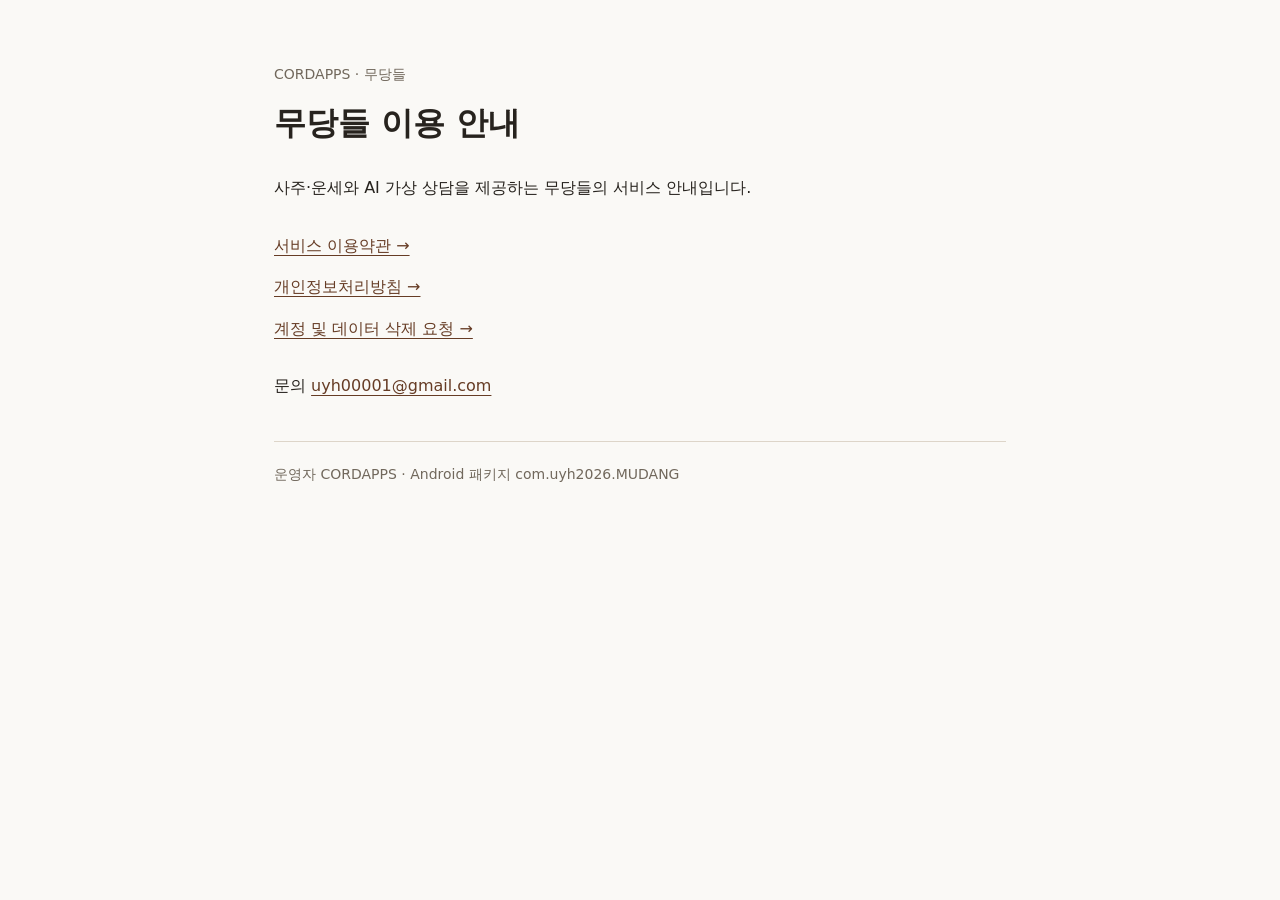
<file: index.html>
<!doctype html><html lang="ko"><meta charset="utf-8"><meta name="viewport" content="width=device-width,initial-scale=1"><title>무당들 | CORDAPPS</title><link rel="stylesheet" href="legal/style.css"><main><p class="brand">CORDAPPS · 무당들</p><h1>무당들 이용 안내</h1><p>사주·운세와 AI 가상 상담을 제공하는 무당들의 서비스 안내입니다.</p><nav><a href="legal/terms/">서비스 이용약관 →</a><a href="legal/privacy/">개인정보처리방침 →</a><a href="delete-account/">계정 및 데이터 삭제 요청 →</a></nav><p>문의 <a href="mailto:uyh00001@gmail.com">uyh00001@gmail.com</a></p><footer>운영자 CORDAPPS · Android 패키지 com.uyh2026.MUDANG</footer></main></html>
</file>
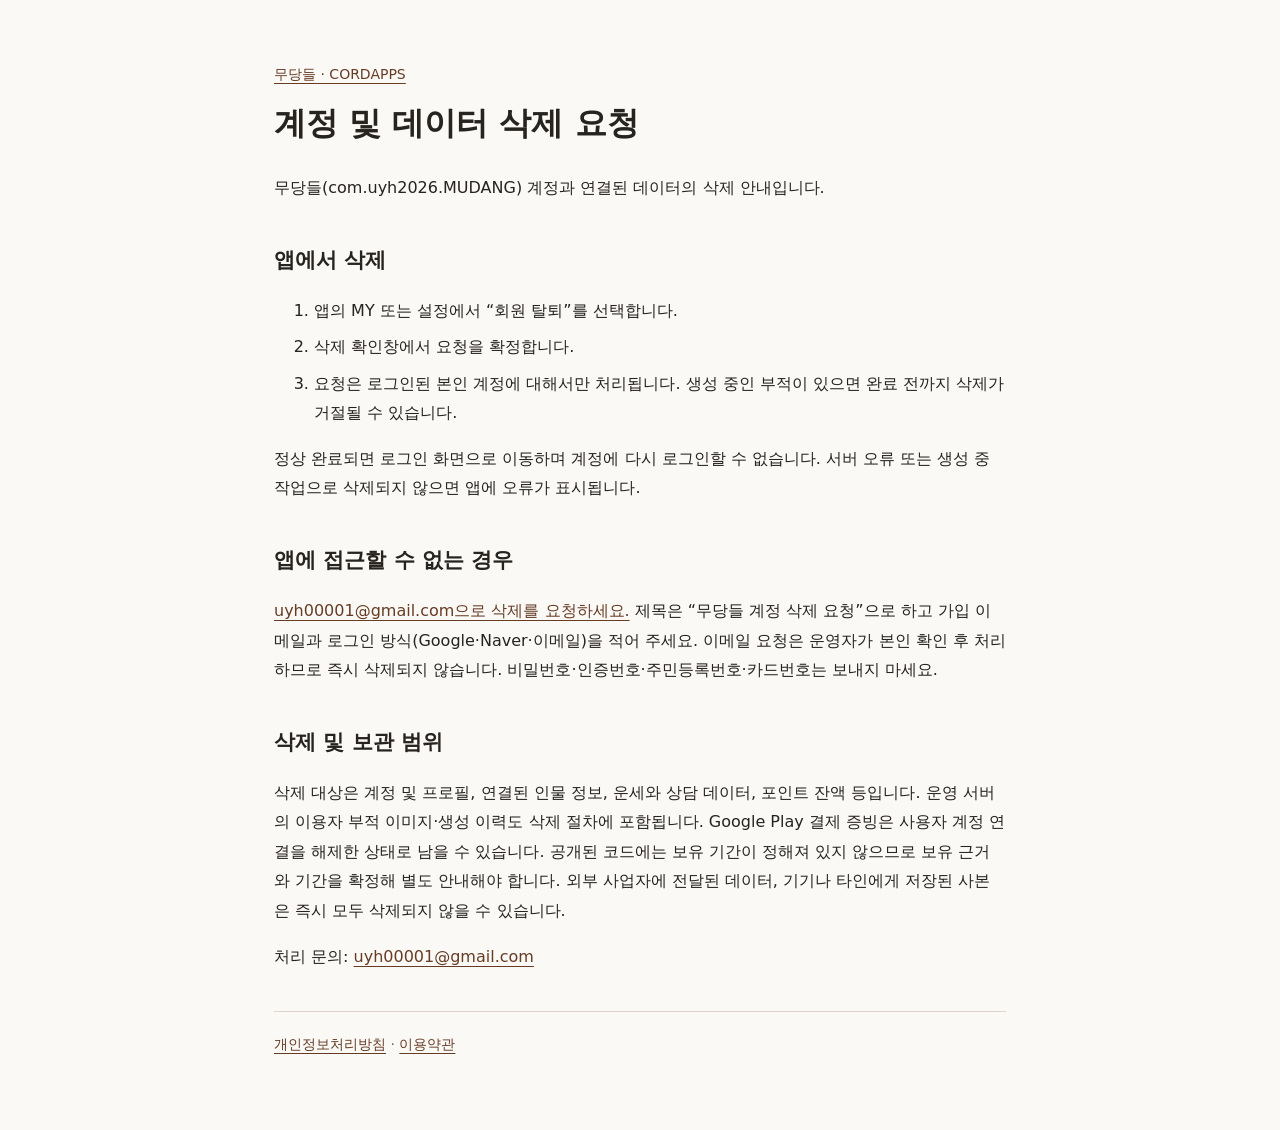
<file: delete-account/index.html>
<!doctype html><html lang="ko"><meta charset="utf-8"><meta name="viewport" content="width=device-width,initial-scale=1"><title>계정 및 데이터 삭제 요청 | 무당들</title><link rel="stylesheet" href="../legal/style.css"><main><p class="brand"><a href="../">무당들 · CORDAPPS</a></p><h1>계정 및 데이터 삭제 요청</h1><p>무당들(com.uyh2026.MUDANG) 계정과 연결된 데이터의 삭제 안내입니다.</p><h2>앱에서 삭제</h2><ol><li>앱의 MY 또는 설정에서 “회원 탈퇴”를 선택합니다.</li><li>삭제 확인창에서 요청을 확정합니다.</li><li>요청은 로그인된 본인 계정에 대해서만 처리됩니다. 생성 중인 부적이 있으면 완료 전까지 삭제가 거절될 수 있습니다.</li></ol><p>정상 완료되면 로그인 화면으로 이동하며 계정에 다시 로그인할 수 없습니다. 서버 오류 또는 생성 중 작업으로 삭제되지 않으면 앱에 오류가 표시됩니다.</p><h2>앱에 접근할 수 없는 경우</h2><p><a href="mailto:uyh00001@gmail.com?subject=%EB%AC%B4%EB%8B%B9%EB%93%A4%20%EA%B3%84%EC%A0%95%20%EC%82%AD%EC%A0%9C%20%EC%9A%94%EC%B2%AD">uyh00001@gmail.com으로 삭제를 요청하세요.</a> 제목은 “무당들 계정 삭제 요청”으로 하고 가입 이메일과 로그인 방식(Google·Naver·이메일)을 적어 주세요. 이메일 요청은 운영자가 본인 확인 후 처리하므로 즉시 삭제되지 않습니다. 비밀번호·인증번호·주민등록번호·카드번호는 보내지 마세요.</p><h2>삭제 및 보관 범위</h2><p>삭제 대상은 계정 및 프로필, 연결된 인물 정보, 운세와 상담 데이터, 포인트 잔액 등입니다. 운영 서버의 이용자 부적 이미지·생성 이력도 삭제 절차에 포함됩니다. Google Play 결제 증빙은 사용자 계정 연결을 해제한 상태로 남을 수 있습니다. 공개된 코드에는 보유 기간이 정해져 있지 않으므로 보유 근거와 기간을 확정해 별도 안내해야 합니다. 외부 사업자에 전달된 데이터, 기기나 타인에게 저장된 사본은 즉시 모두 삭제되지 않을 수 있습니다.</p><p>처리 문의: <a href="mailto:uyh00001@gmail.com">uyh00001@gmail.com</a></p><footer><a href="../legal/privacy/">개인정보처리방침</a> · <a href="../legal/terms/">이용약관</a></footer></main></html>
</file>
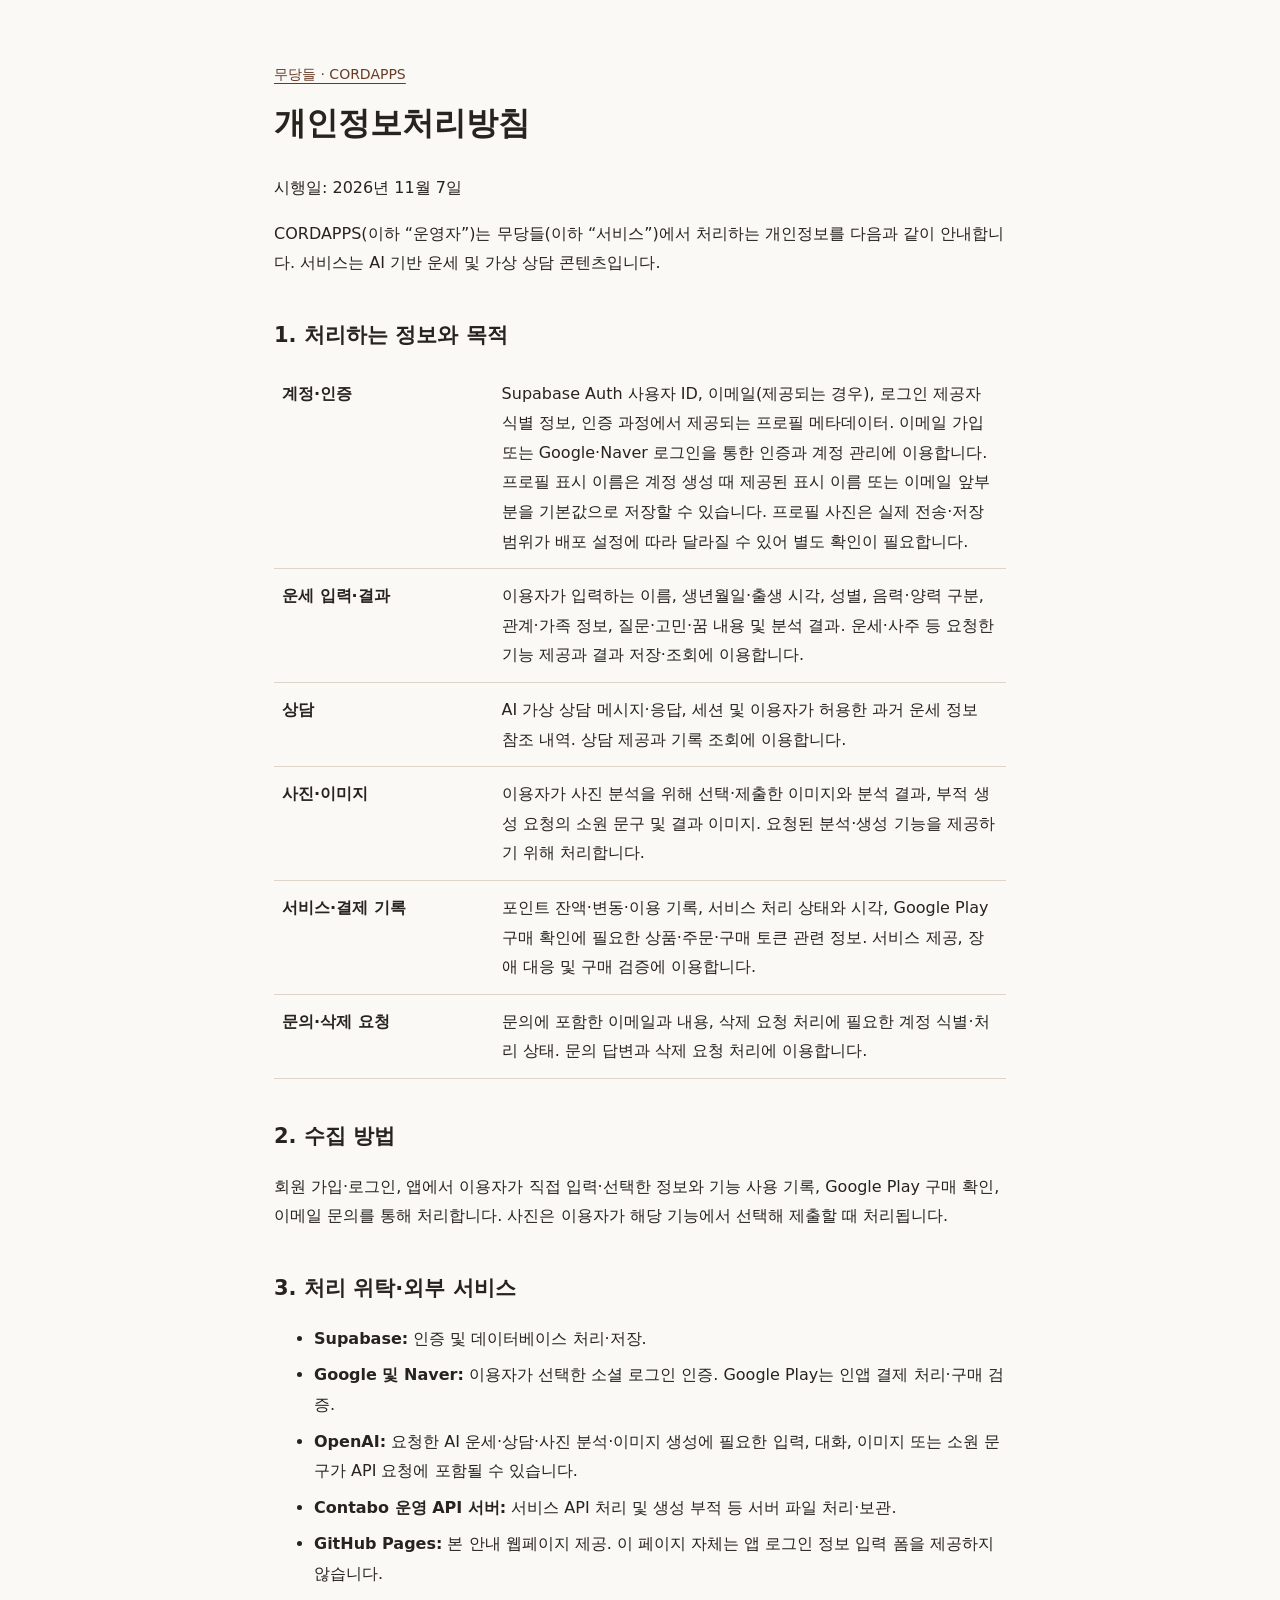
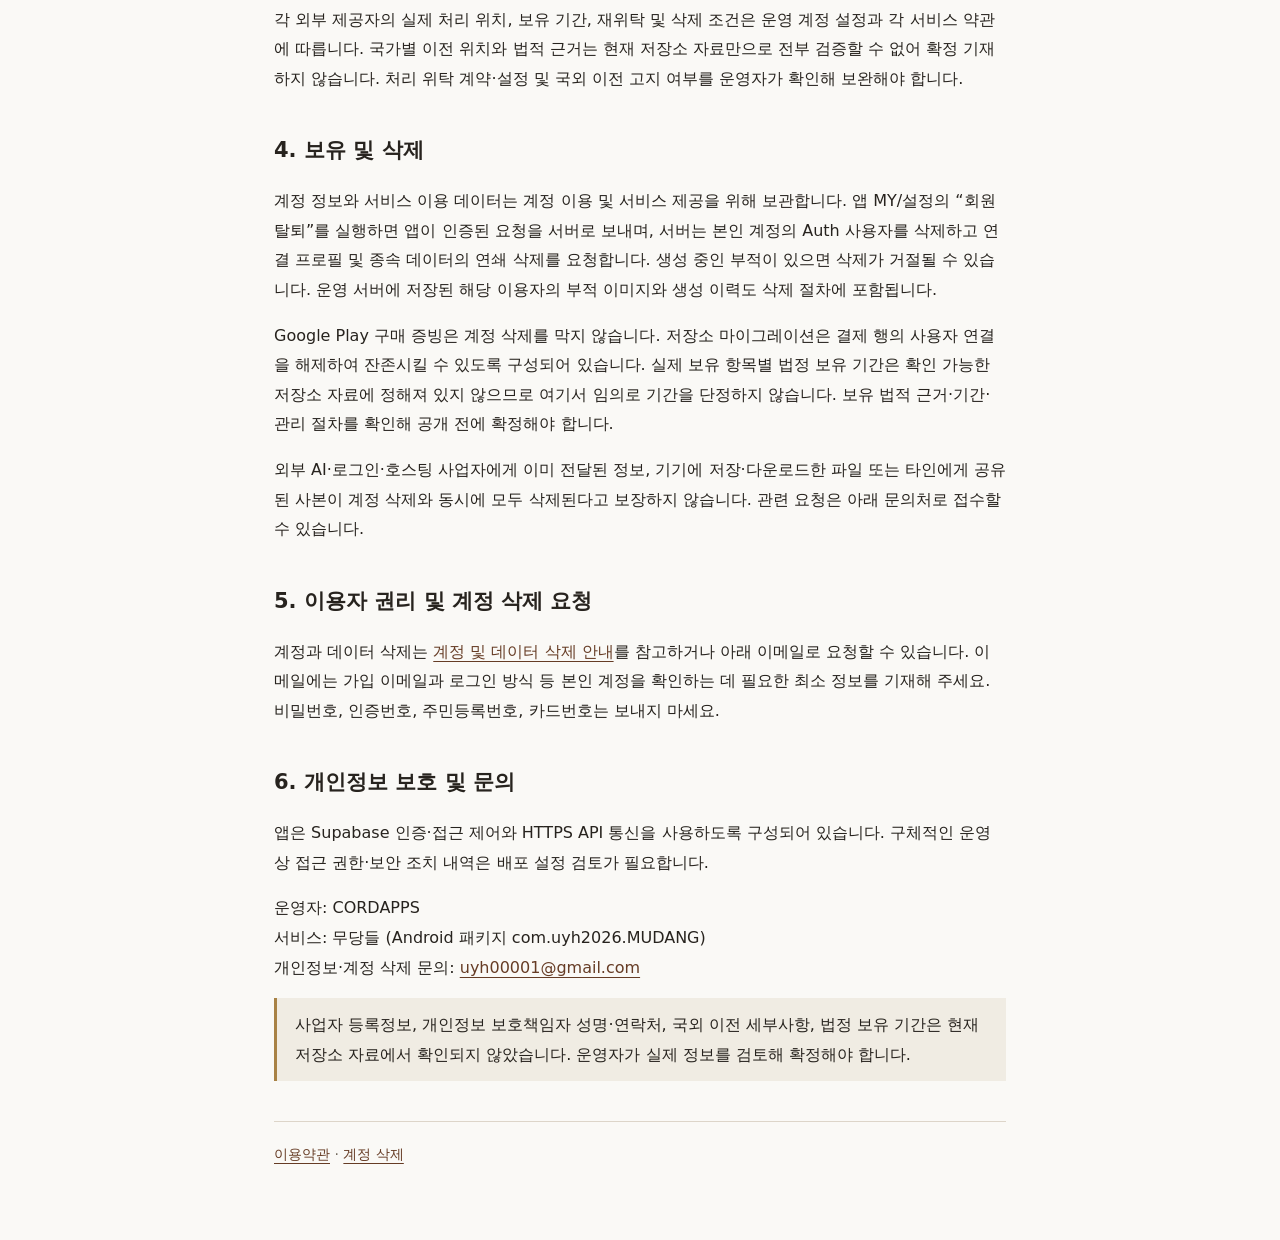
<file: legal/privacy/index.html>
<!doctype html><html lang="ko"><meta charset="utf-8"><meta name="viewport" content="width=device-width,initial-scale=1"><title>개인정보처리방침 | 무당들</title><link rel="stylesheet" href="../style.css"><main><p class="brand"><a href="../../">무당들 · CORDAPPS</a></p><h1>개인정보처리방침</h1><p>시행일: 2026년 11월 7일</p><p>CORDAPPS(이하 “운영자”)는 무당들(이하 “서비스”)에서 처리하는 개인정보를 다음과 같이 안내합니다. 서비스는 AI 기반 운세 및 가상 상담 콘텐츠입니다.</p>
<h2>1. 처리하는 정보와 목적</h2><table><tr><th>계정·인증</th><td>Supabase Auth 사용자 ID, 이메일(제공되는 경우), 로그인 제공자 식별 정보, 인증 과정에서 제공되는 프로필 메타데이터. 이메일 가입 또는 Google·Naver 로그인을 통한 인증과 계정 관리에 이용합니다. 프로필 표시 이름은 계정 생성 때 제공된 표시 이름 또는 이메일 앞부분을 기본값으로 저장할 수 있습니다. 프로필 사진은 실제 전송·저장 범위가 배포 설정에 따라 달라질 수 있어 별도 확인이 필요합니다.</td></tr><tr><th>운세 입력·결과</th><td>이용자가 입력하는 이름, 생년월일·출생 시각, 성별, 음력·양력 구분, 관계·가족 정보, 질문·고민·꿈 내용 및 분석 결과. 운세·사주 등 요청한 기능 제공과 결과 저장·조회에 이용합니다.</td></tr><tr><th>상담</th><td>AI 가상 상담 메시지·응답, 세션 및 이용자가 허용한 과거 운세 정보 참조 내역. 상담 제공과 기록 조회에 이용합니다.</td></tr><tr><th>사진·이미지</th><td>이용자가 사진 분석을 위해 선택·제출한 이미지와 분석 결과, 부적 생성 요청의 소원 문구 및 결과 이미지. 요청된 분석·생성 기능을 제공하기 위해 처리합니다.</td></tr><tr><th>서비스·결제 기록</th><td>포인트 잔액·변동·이용 기록, 서비스 처리 상태와 시각, Google Play 구매 확인에 필요한 상품·주문·구매 토큰 관련 정보. 서비스 제공, 장애 대응 및 구매 검증에 이용합니다.</td></tr><tr><th>문의·삭제 요청</th><td>문의에 포함한 이메일과 내용, 삭제 요청 처리에 필요한 계정 식별·처리 상태. 문의 답변과 삭제 요청 처리에 이용합니다.</td></tr></table>
<h2>2. 수집 방법</h2><p>회원 가입·로그인, 앱에서 이용자가 직접 입력·선택한 정보와 기능 사용 기록, Google Play 구매 확인, 이메일 문의를 통해 처리합니다. 사진은 이용자가 해당 기능에서 선택해 제출할 때 처리됩니다.</p>
<h2>3. 처리 위탁·외부 서비스</h2><ul><li><strong>Supabase:</strong> 인증 및 데이터베이스 처리·저장.</li><li><strong>Google 및 Naver:</strong> 이용자가 선택한 소셜 로그인 인증. Google Play는 인앱 결제 처리·구매 검증.</li><li><strong>OpenAI:</strong> 요청한 AI 운세·상담·사진 분석·이미지 생성에 필요한 입력, 대화, 이미지 또는 소원 문구가 API 요청에 포함될 수 있습니다.</li><li><strong>Contabo 운영 API 서버:</strong> 서비스 API 처리 및 생성 부적 등 서버 파일 처리·보관.</li><li><strong>GitHub Pages:</strong> 본 안내 웹페이지 제공. 이 페이지 자체는 앱 로그인 정보 입력 폼을 제공하지 않습니다.</li></ul><p>각 외부 제공자의 실제 처리 위치, 보유 기간, 재위탁 및 삭제 조건은 운영 계정 설정과 각 서비스 약관에 따릅니다. 국가별 이전 위치와 법적 근거는 현재 저장소 자료만으로 전부 검증할 수 없어 확정 기재하지 않습니다. 처리 위탁 계약·설정 및 국외 이전 고지 여부를 운영자가 확인해 보완해야 합니다.</p>
<h2>4. 보유 및 삭제</h2><p>계정 정보와 서비스 이용 데이터는 계정 이용 및 서비스 제공을 위해 보관합니다. 앱 MY/설정의 “회원 탈퇴”를 실행하면 앱이 인증된 요청을 서버로 보내며, 서버는 본인 계정의 Auth 사용자를 삭제하고 연결 프로필 및 종속 데이터의 연쇄 삭제를 요청합니다. 생성 중인 부적이 있으면 삭제가 거절될 수 있습니다. 운영 서버에 저장된 해당 이용자의 부적 이미지와 생성 이력도 삭제 절차에 포함됩니다.</p><p>Google Play 구매 증빙은 계정 삭제를 막지 않습니다. 저장소 마이그레이션은 결제 행의 사용자 연결을 해제하여 잔존시킬 수 있도록 구성되어 있습니다. 실제 보유 항목별 법정 보유 기간은 확인 가능한 저장소 자료에 정해져 있지 않으므로 여기서 임의로 기간을 단정하지 않습니다. 보유 법적 근거·기간·관리 절차를 확인해 공개 전에 확정해야 합니다.</p><p>외부 AI·로그인·호스팅 사업자에게 이미 전달된 정보, 기기에 저장·다운로드한 파일 또는 타인에게 공유된 사본이 계정 삭제와 동시에 모두 삭제된다고 보장하지 않습니다. 관련 요청은 아래 문의처로 접수할 수 있습니다.</p>
<h2>5. 이용자 권리 및 계정 삭제 요청</h2><p>계정과 데이터 삭제는 <a href="../../delete-account/">계정 및 데이터 삭제 안내</a>를 참고하거나 아래 이메일로 요청할 수 있습니다. 이메일에는 가입 이메일과 로그인 방식 등 본인 계정을 확인하는 데 필요한 최소 정보를 기재해 주세요. 비밀번호, 인증번호, 주민등록번호, 카드번호는 보내지 마세요.</p>
<h2>6. 개인정보 보호 및 문의</h2><p>앱은 Supabase 인증·접근 제어와 HTTPS API 통신을 사용하도록 구성되어 있습니다. 구체적인 운영상 접근 권한·보안 조치 내역은 배포 설정 검토가 필요합니다.</p><p>운영자: CORDAPPS<br>서비스: 무당들 (Android 패키지 com.uyh2026.MUDANG)<br>개인정보·계정 삭제 문의: <a href="mailto:uyh00001@gmail.com">uyh00001@gmail.com</a></p><p class="notice">사업자 등록정보, 개인정보 보호책임자 성명·연락처, 국외 이전 세부사항, 법정 보유 기간은 현재 저장소 자료에서 확인되지 않았습니다. 운영자가 실제 정보를 검토해 확정해야 합니다.</p><footer><a href="../terms/">이용약관</a> · <a href="../../delete-account/">계정 삭제</a></footer></main></html>
</file>
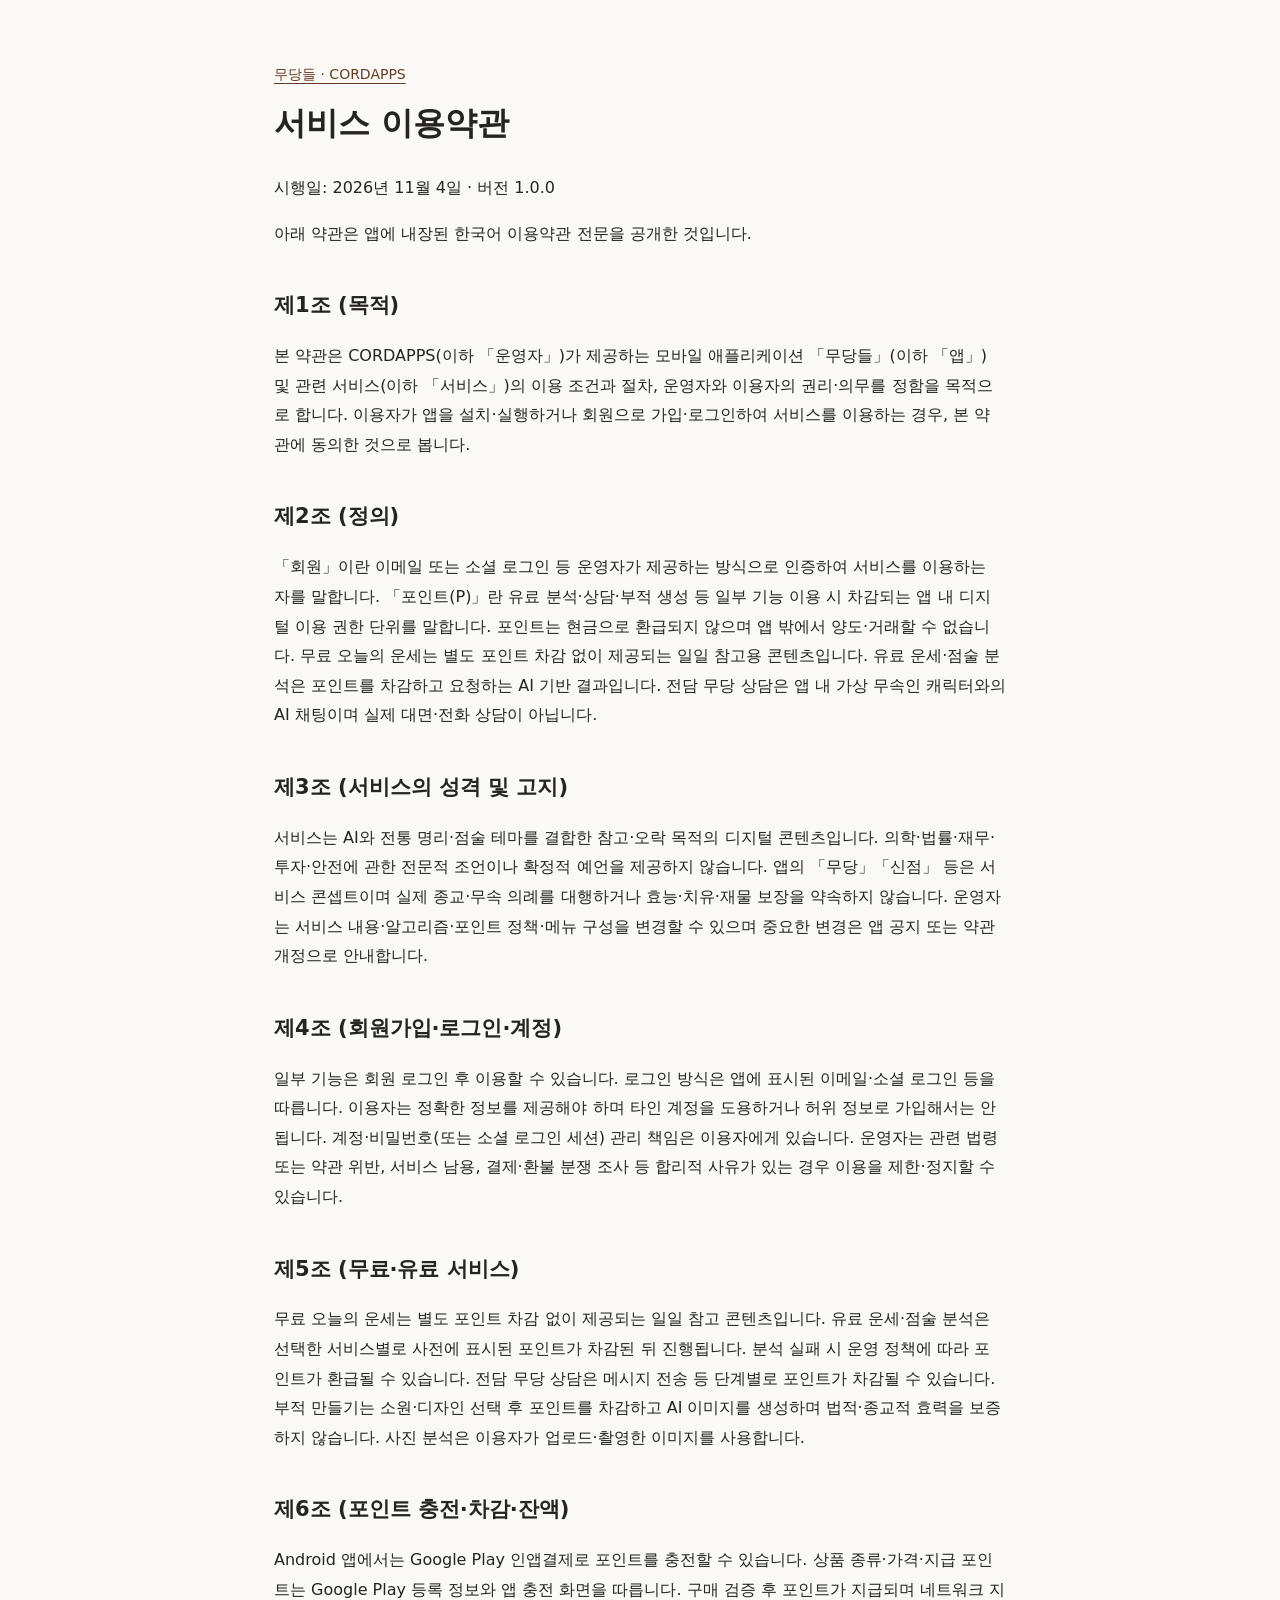
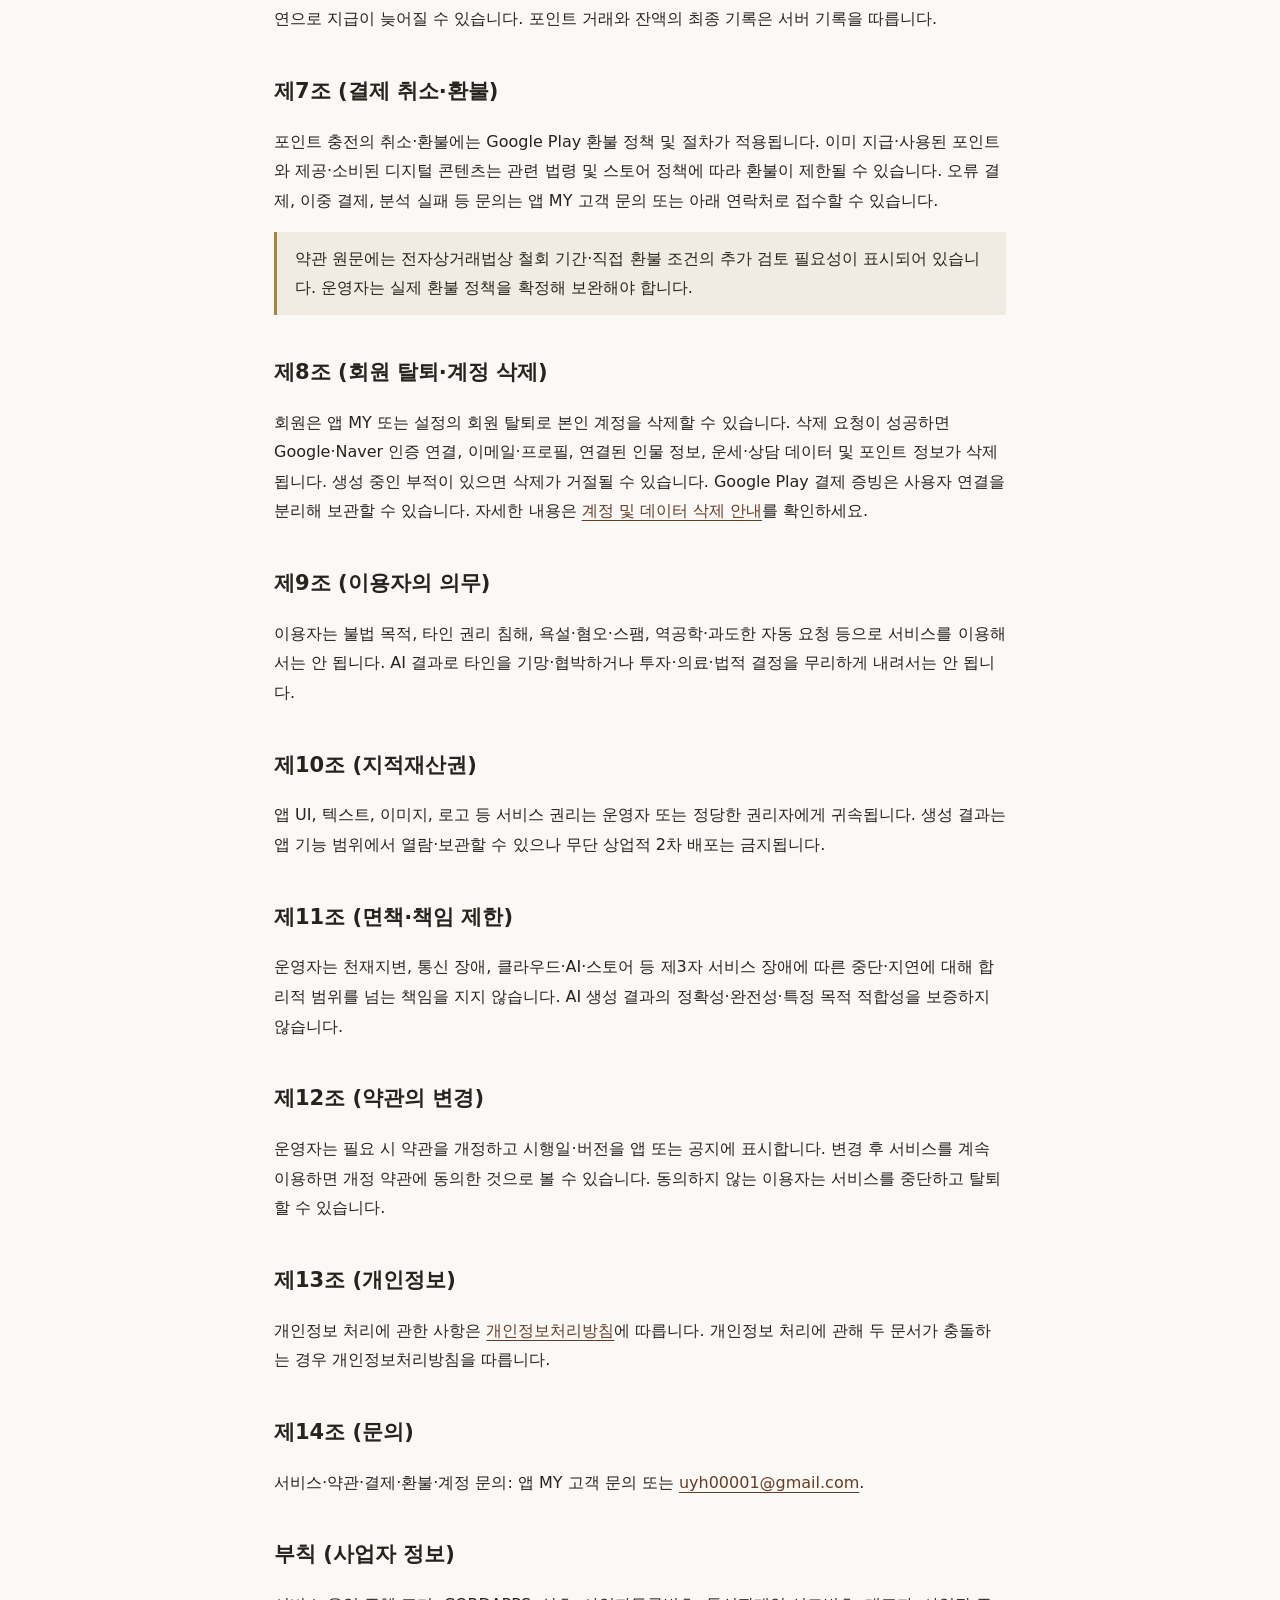
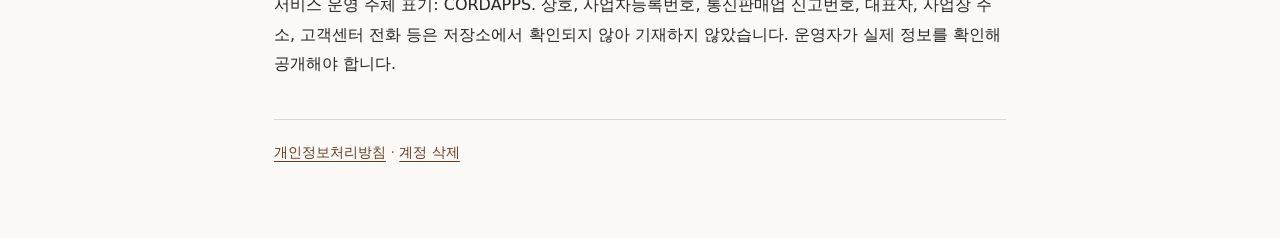
<file: legal/terms/index.html>
<!doctype html><html lang="ko"><meta charset="utf-8"><meta name="viewport" content="width=device-width,initial-scale=1"><title>서비스 이용약관 | 무당들</title><link rel="stylesheet" href="../style.css"><main><p class="brand"><a href="../../">무당들 · CORDAPPS</a></p><h1>서비스 이용약관</h1><p>시행일: 2026년 11월 4일 · 버전 1.0.0</p><p>아래 약관은 앱에 내장된 한국어 이용약관 전문을 공개한 것입니다.</p>
<h2>제1조 (목적)</h2><p>본 약관은 CORDAPPS(이하 「운영자」)가 제공하는 모바일 애플리케이션 「무당들」(이하 「앱」) 및 관련 서비스(이하 「서비스」)의 이용 조건과 절차, 운영자와 이용자의 권리·의무를 정함을 목적으로 합니다. 이용자가 앱을 설치·실행하거나 회원으로 가입·로그인하여 서비스를 이용하는 경우, 본 약관에 동의한 것으로 봅니다.</p>
<h2>제2조 (정의)</h2><p>「회원」이란 이메일 또는 소셜 로그인 등 운영자가 제공하는 방식으로 인증하여 서비스를 이용하는 자를 말합니다. 「포인트(P)」란 유료 분석·상담·부적 생성 등 일부 기능 이용 시 차감되는 앱 내 디지털 이용 권한 단위를 말합니다. 포인트는 현금으로 환급되지 않으며 앱 밖에서 양도·거래할 수 없습니다. 무료 오늘의 운세는 별도 포인트 차감 없이 제공되는 일일 참고용 콘텐츠입니다. 유료 운세·점술 분석은 포인트를 차감하고 요청하는 AI 기반 결과입니다. 전담 무당 상담은 앱 내 가상 무속인 캐릭터와의 AI 채팅이며 실제 대면·전화 상담이 아닙니다.</p>
<h2>제3조 (서비스의 성격 및 고지)</h2><p>서비스는 AI와 전통 명리·점술 테마를 결합한 참고·오락 목적의 디지털 콘텐츠입니다. 의학·법률·재무·투자·안전에 관한 전문적 조언이나 확정적 예언을 제공하지 않습니다. 앱의 「무당」「신점」 등은 서비스 콘셉트이며 실제 종교·무속 의례를 대행하거나 효능·치유·재물 보장을 약속하지 않습니다. 운영자는 서비스 내용·알고리즘·포인트 정책·메뉴 구성을 변경할 수 있으며 중요한 변경은 앱 공지 또는 약관 개정으로 안내합니다.</p>
<h2>제4조 (회원가입·로그인·계정)</h2><p>일부 기능은 회원 로그인 후 이용할 수 있습니다. 로그인 방식은 앱에 표시된 이메일·소셜 로그인 등을 따릅니다. 이용자는 정확한 정보를 제공해야 하며 타인 계정을 도용하거나 허위 정보로 가입해서는 안 됩니다. 계정·비밀번호(또는 소셜 로그인 세션) 관리 책임은 이용자에게 있습니다. 운영자는 관련 법령 또는 약관 위반, 서비스 남용, 결제·환불 분쟁 조사 등 합리적 사유가 있는 경우 이용을 제한·정지할 수 있습니다.</p>
<h2>제5조 (무료·유료 서비스)</h2><p>무료 오늘의 운세는 별도 포인트 차감 없이 제공되는 일일 참고 콘텐츠입니다. 유료 운세·점술 분석은 선택한 서비스별로 사전에 표시된 포인트가 차감된 뒤 진행됩니다. 분석 실패 시 운영 정책에 따라 포인트가 환급될 수 있습니다. 전담 무당 상담은 메시지 전송 등 단계별로 포인트가 차감될 수 있습니다. 부적 만들기는 소원·디자인 선택 후 포인트를 차감하고 AI 이미지를 생성하며 법적·종교적 효력을 보증하지 않습니다. 사진 분석은 이용자가 업로드·촬영한 이미지를 사용합니다.</p>
<h2>제6조 (포인트 충전·차감·잔액)</h2><p>Android 앱에서는 Google Play 인앱결제로 포인트를 충전할 수 있습니다. 상품 종류·가격·지급 포인트는 Google Play 등록 정보와 앱 충전 화면을 따릅니다. 구매 검증 후 포인트가 지급되며 네트워크 지연으로 지급이 늦어질 수 있습니다. 포인트 거래와 잔액의 최종 기록은 서버 기록을 따릅니다.</p>
<h2>제7조 (결제 취소·환불)</h2><p>포인트 충전의 취소·환불에는 Google Play 환불 정책 및 절차가 적용됩니다. 이미 지급·사용된 포인트와 제공·소비된 디지털 콘텐츠는 관련 법령 및 스토어 정책에 따라 환불이 제한될 수 있습니다. 오류 결제, 이중 결제, 분석 실패 등 문의는 앱 MY 고객 문의 또는 아래 연락처로 접수할 수 있습니다.</p><p class="notice">약관 원문에는 전자상거래법상 철회 기간·직접 환불 조건의 추가 검토 필요성이 표시되어 있습니다. 운영자는 실제 환불 정책을 확정해 보완해야 합니다.</p>
<h2>제8조 (회원 탈퇴·계정 삭제)</h2><p>회원은 앱 MY 또는 설정의 회원 탈퇴로 본인 계정을 삭제할 수 있습니다. 삭제 요청이 성공하면 Google·Naver 인증 연결, 이메일·프로필, 연결된 인물 정보, 운세·상담 데이터 및 포인트 정보가 삭제됩니다. 생성 중인 부적이 있으면 삭제가 거절될 수 있습니다. Google Play 결제 증빙은 사용자 연결을 분리해 보관할 수 있습니다. 자세한 내용은 <a href="../../delete-account/">계정 및 데이터 삭제 안내</a>를 확인하세요.</p>
<h2>제9조 (이용자의 의무)</h2><p>이용자는 불법 목적, 타인 권리 침해, 욕설·혐오·스팸, 역공학·과도한 자동 요청 등으로 서비스를 이용해서는 안 됩니다. AI 결과로 타인을 기망·협박하거나 투자·의료·법적 결정을 무리하게 내려서는 안 됩니다.</p>
<h2>제10조 (지적재산권)</h2><p>앱 UI, 텍스트, 이미지, 로고 등 서비스 권리는 운영자 또는 정당한 권리자에게 귀속됩니다. 생성 결과는 앱 기능 범위에서 열람·보관할 수 있으나 무단 상업적 2차 배포는 금지됩니다.</p>
<h2>제11조 (면책·책임 제한)</h2><p>운영자는 천재지변, 통신 장애, 클라우드·AI·스토어 등 제3자 서비스 장애에 따른 중단·지연에 대해 합리적 범위를 넘는 책임을 지지 않습니다. AI 생성 결과의 정확성·완전성·특정 목적 적합성을 보증하지 않습니다.</p>
<h2>제12조 (약관의 변경)</h2><p>운영자는 필요 시 약관을 개정하고 시행일·버전을 앱 또는 공지에 표시합니다. 변경 후 서비스를 계속 이용하면 개정 약관에 동의한 것으로 볼 수 있습니다. 동의하지 않는 이용자는 서비스를 중단하고 탈퇴할 수 있습니다.</p>
<h2>제13조 (개인정보)</h2><p>개인정보 처리에 관한 사항은 <a href="../privacy/">개인정보처리방침</a>에 따릅니다. 개인정보 처리에 관해 두 문서가 충돌하는 경우 개인정보처리방침을 따릅니다.</p>
<h2>제14조 (문의)</h2><p>서비스·약관·결제·환불·계정 문의: 앱 MY 고객 문의 또는 <a href="mailto:uyh00001@gmail.com">uyh00001@gmail.com</a>.</p><h2>부칙 (사업자 정보)</h2><p>서비스 운영 주체 표기: CORDAPPS. 상호, 사업자등록번호, 통신판매업 신고번호, 대표자, 사업장 주소, 고객센터 전화 등은 저장소에서 확인되지 않아 기재하지 않았습니다. 운영자가 실제 정보를 확인해 공개해야 합니다.</p><footer><a href="../privacy/">개인정보처리방침</a> · <a href="../../delete-account/">계정 삭제</a></footer></main></html>
</file>
<file: legal/style.css>
*{box-sizing:border-box}body{margin:0;background:#faf9f6;color:#27231e;font-family:system-ui,-apple-system,"Malgun Gothic",sans-serif;line-height:1.85}main{max-width:780px;margin:auto;padding:48px 24px 72px}h1{font-size:32px;line-height:1.35;margin:12px 0 28px}h2{font-size:21px;margin:38px 0 12px}a{color:#663c25;text-underline-offset:4px}.brand,footer{color:#71685c;font-size:14px}footer{border-top:1px solid #ddd5c9;margin-top:40px;padding-top:20px}li{margin:7px 0}.notice{border-left:3px solid #a88245;padding:12px 18px;background:#f0ece3}table{width:100%;border-collapse:collapse}td,th{border-bottom:1px solid #ddd5c9;padding:12px 8px;text-align:left;vertical-align:top}th{width:30%}nav{display:grid;gap:12px;margin:28px 0}
</file>
